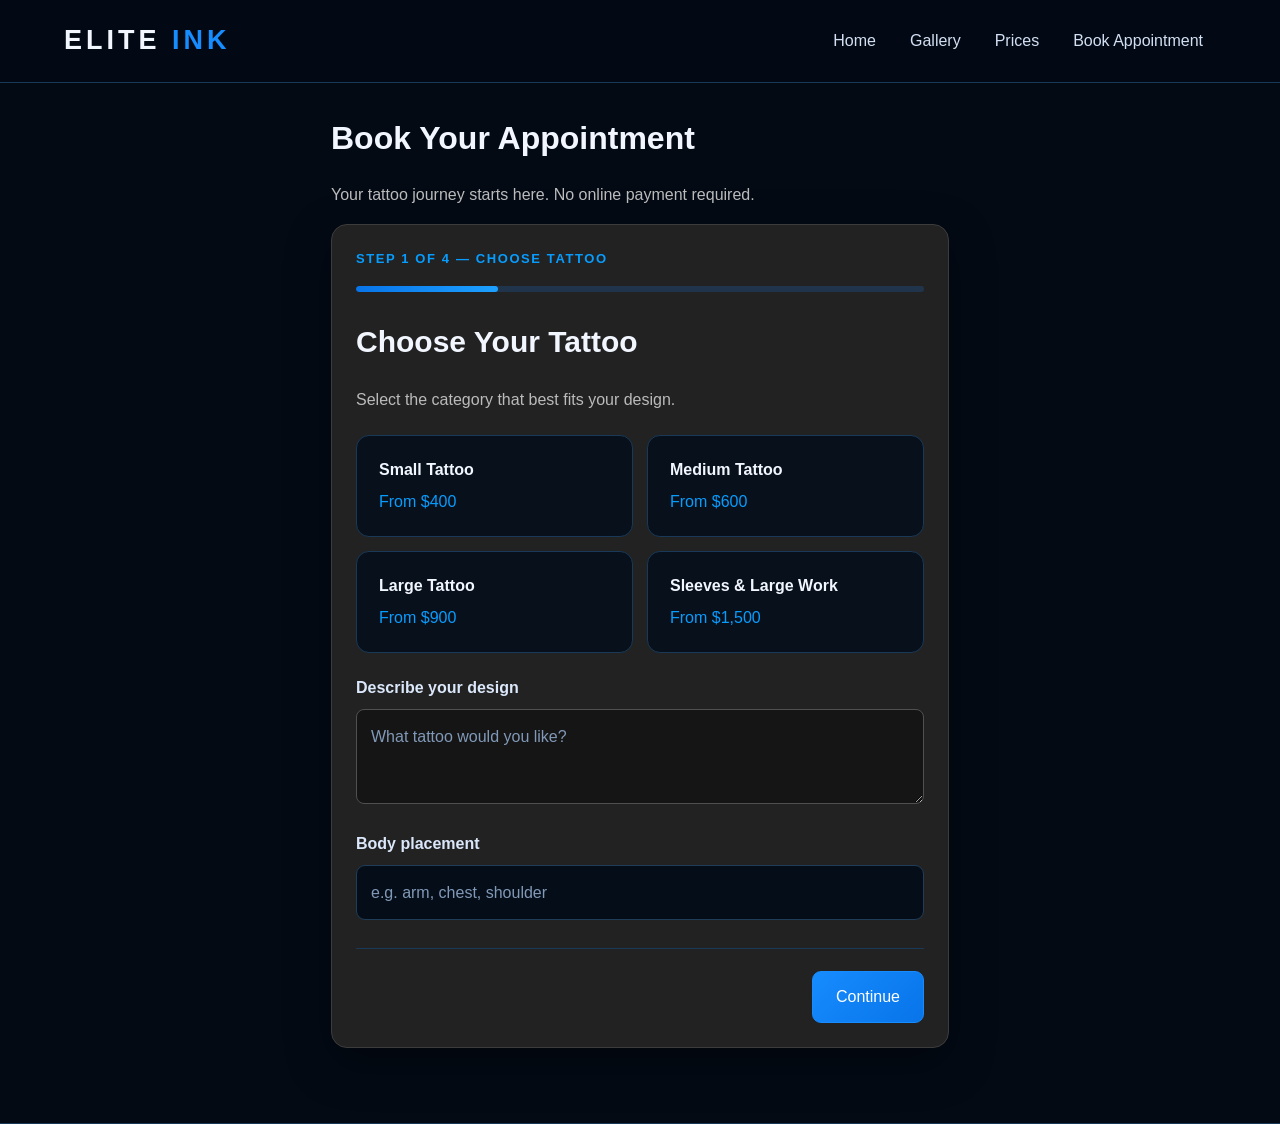
<file: Index.html>
<!DOCTYPE html><html lang="en">
<head>
<meta charset="UTF-8">
<meta name="viewport" content="width=device-width, initial-scale=1">
<title>Book an Appointment | Elite Ink</title>
<link rel="stylesheet" href="styles.css"><style>
* { box-sizing: border-box; }

body {
    background: #171819;
    color: #f5f5f5;
}

.booking-wrap {
    max-width: 650px;
    margin: 35px auto;
    padding: 0 16px 40px;
}

.booking-box {
    background: #222;
    border: 1px solid #3c3c3c;
    border-radius: 16px;
    padding: 24px;
}

h1, h2 { line-height: 1.3; }

.subtitle {
    color: #bbb;
    line-height: 1.7;
}

.step-label {
    color: #c6b49a;
    font-size: 13px;
    letter-spacing: 2px;
    text-transform: uppercase;
}

.progress {
    height: 5px;
    background: #444;
    border-radius: 5px;
    margin: 15px 0 28px;
    overflow: hidden;
}

#progressFill {
    height: 100%;
    width: 25%;
    background: #c6b49a;
    transition: width .2s;
}

.step { display: none; }
.step.active { display: block; }

.field { margin: 20px 0; }

.field label {
    display: block;
    margin-bottom: 8px;
}

.field input,
.field select,
.field textarea {
    width: 100%;
    padding: 14px;
    border-radius: 8px;
    border: 1px solid #505050;
    background: #151515;
    color: white;
    font: inherit;
}

.field textarea {
    min-height: 95px;
    resize: vertical;
}

.choices {
    display: grid;
    grid-template-columns: 1fr 1fr;
    gap: 12px;
    margin: 20px 0;
}

.choice {
    padding: 18px 12px;
    background: #181818;
    color: white;
    border: 1px solid #555;
    border-radius: 10px;
    text-align: left;
    cursor: pointer;
    font: inherit;
}

.choice.selected {
    border: 2px solid #c6b49a;
    background: #302a22;
}

.choice span {
    display: block;
    color: #c6b49a;
    margin-top: 8px;
}

.actions {
    display: flex;
    justify-content: space-between;
    gap: 12px;
    margin-top: 28px;
}

.actions button {
    min-height: 48px;
    padding: 12px 20px;
    border-radius: 8px;
    font: inherit;
    cursor: pointer;
}

#backBtn {
    background: transparent;
    color: white;
    border: 1px solid #666;
}

#nextBtn, #createBtn, #printBtn {
    background: #c6b49a;
    color: #171717;
    border: 1px solid #c6b49a;
}

.hidden { display: none !important; }

.note {
    color: #c6b49a;
    line-height: 1.7;
    font-size: 14px;
}

.review {
    background: #171717;
    padding: 16px;
    border-radius: 8px;
    line-height: 1.9;
    overflow-wrap: anywhere;
}

#receipt {
    background: white;
    color: #222;
    border-radius: 10px;
    padding: 24px;
    margin-top: 24px;
}

#receipt h2 { color: #222; }

.receipt-row {
    display: flex;
    justify-content: space-between;
    gap: 15px;
    border-bottom: 1px solid #ddd;
    padding: 11px 0;
}

.receipt-row span:last-child {
    text-align: right;
    overflow-wrap: anywhere;
}

.receipt-status {
    background: #f1eee8;
    padding: 15px;
    margin-top: 20px;
    line-height: 1.8;
}

@media (max-width: 450px) {
    .booking-box { padding: 18px; }
    .choices { grid-template-columns: 1fr; }
}

@media print {
    body { background: white !important; }
    body * { visibility: hidden !important; }

    #receipt, #receipt * {
        visibility: visible !important;
    }

    #receipt {
        display: block !important;
        position: absolute;
        left: 0;
        top: 0;
        width: 100%;
        margin: 0;
        border-radius: 0;
    }

    .no-print { display: none !important; }
}
</style></head><body></head>
<body><div id="elite-loader">
    <div class="elite-loader-logo">ELITE <span>INK</span></div>
    <div class="elite-loader-ring"></div>
    <div class="elite-loader-text">PREPARING YOUR EXPERIENCE</div>
</div><script>
(function () {
    var loader = document.getElementById("elite-loader");

    function hideLoader() {
        if (loader) {
            loader.classList.add("loader-hidden");
        }
    }

    window.addEventListener("load", function () {
        setTimeout(hideLoader, 700);
    });

    setTimeout(hideLoader, 4000);
})();
</script><header class="site-header no-print"><header class="site-header no-print">
    <div class="nav-wrap">
        <a class="brand" href="index.html">ELITE <span>INK</span></a>
        <nav class="navigation">
            <a href="index.html">Home</a>
            <a href="gallery.html">Gallery</a>
            <a href="prices.html">Prices</a>
            <a href="booking.html">Book Appointment</a>
        </nav>
    </div>
</header><main class="booking-wrap"><div id="bookingHeading" class="no-print">
    <h1>Book Your Appointment</h1>
    <p class="subtitle">Your tattoo journey starts here. No online payment required.</p>
</div>

<section class="booking-box no-print" id="bookingBox">

    <div class="step-label" id="stepLabel">STEP 1 OF 4 — CHOOSE TATTOO</div>
    <div class="progress"><div id="progressFill"></div></div>

    <form id="bookingForm" novalidate>

        <section class="step active">
            <h2>Choose Your Tattoo</h2>
            <p class="subtitle">Select the category that best fits your design.</p>

            <div class="choices">
                <button type="button" class="choice" data-service="Small Tattoo" data-price="From $400">
                    <strong>Small Tattoo</strong>
                    <span>From $400</span>
                </button>

                <button type="button" class="choice" data-service="Medium Tattoo" data-price="From $600">
                    <strong>Medium Tattoo</strong>
                    <span>From $600</span>
                </button>

                <button type="button" class="choice" data-service="Large Tattoo" data-price="From $900">
                    <strong>Large Tattoo</strong>
                    <span>From $900</span>
                </button>

                <button type="button" class="choice" data-service="Sleeve / Large-Scale Work" data-price="From $1,500">
                    <strong>Sleeves & Large Work</strong>
                    <span>From $1,500</span>
                </button>
            </div>

            <div class="field">
                <label for="design">Describe your design</label>
                <textarea id="design" placeholder="What tattoo would you like?"></textarea>
            </div>

            <div class="field">
                <label for="placement">Body placement</label>
                <input id="placement" placeholder="e.g. arm, chest, shoulder">
            </div>
        </section>

        <section class="step">
            <h2>Your Details</h2>

            <div class="field">
                <label for="customerName">Full name *</label>
                <input id="customerName" autocomplete="name" required>
            </div>

            <div class="field">
                <label for="phone">Phone number *</label>
                <input id="phone" type="tel" autocomplete="tel" required>
            </div>

            <div class="field">
                <label for="email">Email address (optional)</label>
                <input id="email" type="email" autocomplete="email">
            </div>
        </section>

        <section class="step">
            <h2>Choose Appointment Time</h2>

            <div class="field">
                <label for="date">Preferred date *</label>
                <input id="date" type="date" required>
            </div>

            <div class="field">
                <label for="time">Preferred time *</label>
                <select id="time" required>
                    <option value="">Choose a time</option>
                    <option>09:00 AM</option>
                    <option>10:00 AM</option>
                    <option>11:00 AM</option>
                    <option>12:00 PM</option>
                    <option>01:00 PM</option>
                    <option>02:00 PM</option>
                    <option>03:00 PM</option>
                    <option>04:00 PM</option>
                </select>
            </div>

            <p class="note">
                This is your preferred appointment time. It is not confirmed until the studio approves it.
            </p>
        </section>

        <section class="step">
            <h2>Review Your Booking</h2>
            <p class="subtitle">Check your information before creating your receipt.</p>

            <div class="review" id="review"></div>

            <p class="note">
                No online payment is required. Payment is cash at the studio.
                This demo creates a receipt in your browser but does not send your booking to the studio.
            </p>

            <div class="field">
                <label>
                    <input type="checkbox" id="agree" style="width:auto">
                    I have checked my details and understand that the appointment is pending confirmation.
                </label>
            </div>
        </section>

        <div class="actions">
            <button type="button" id="backBtn">Back</button>
            <button type="button" id="nextBtn">Continue</button>
            <button type="submit" id="createBtn" class="hidden">Create Receipt</button>
        </div>

    </form>
</section>

<section id="receipt" class="hidden">
    <h2>ELITE INK</h2>
    <p><strong>APPOINTMENT REQUEST RECEIPT</strong></p>
    <p>Receipt number: <strong id="receiptNo"></strong></p>

    <div id="receiptRows"></div>

    <div class="receipt-status">
        <strong>Appointment:</strong> Pending confirmation<br>
        <strong>Payment:</strong> Not paid<br>
        <strong>Payment method:</strong> Cash at studio
    </div>

    <p>Keep this receipt for your records. Your appointment is not confirmed until the studio approves it.</p>

    <div class="no-print">
        <button type="button" id="printBtn">Print / Save as PDF</button>
        <p><a href="index.html">Return to Home</a></p>
    </div>
</section>

</main><script>
(function () {
    var steps = Array.from(document.querySelectorAll(".step"));
    var current = 0;
    var service = "";
    var price = "";

    var label = document.getElementById("stepLabel");
    var progress = document.getElementById("progressFill");
    var back = document.getElementById("backBtn");
    var next = document.getElementById("nextBtn");
    var create = document.getElementById("createBtn");
    var form = document.getElementById("bookingForm");

    var names = [
        "CHOOSE TATTOO",
        "YOUR DETAILS",
        "APPOINTMENT",
        "REVIEW BOOKING"
    ];

    var dateInput = document.getElementById("date");
    var today = new Date();
    var todayString = new Date(
        today.getTime() - today.getTimezoneOffset() * 60000
    ).toISOString().slice(0, 10);

    dateInput.min = todayString;

    document.querySelectorAll(".choice").forEach(function (button) {
        button.addEventListener("click", function () {
            service = button.getAttribute("data-service");
            price = button.getAttribute("data-price");

            document.querySelectorAll(".choice").forEach(function (item) {
                item.classList.remove("selected");
            });

            button.classList.add("selected");
        });
    });

    function showStep(number) {
        current = number;

        steps.forEach(function (step, index) {
            step.classList.toggle("active", index === current);
        });

        label.textContent = "STEP " + (current + 1) + " OF 4 — " + names[current];
        progress.style.width = ((current + 1) * 25) + "%";

        back.style.visibility = current === 0 ? "hidden" : "visible";
        next.classList.toggle("hidden", current === 3);
        create.classList.toggle("hidden", current !== 3);

        if (current === 3) {
            buildReview();
        }
    }

    function validateStep() {
        if (current === 0 && !service) {
            alert("Please choose a tattoo category.");
            return false;
        }

        if (current === 1) {
            if (!document.getElementById("customerName").value.trim()) {
                alert("Please enter your full name.");
                return false;
            }

            if (!document.getElementById("phone").value.trim()) {
                alert("Please enter your phone number.");
                return false;
            }

            if (!document.getElementById("email").checkValidity()) {
                alert("Please enter a valid email address or leave it empty.");
                return false;
            }
        }

        if (current === 2) {
            if (!dateInput.value || !document.getElementById("time").value) {
                alert("Please select a preferred date and time.");
                return false;
            }

            if (dateInput.value < todayString) {
                alert("Please select today or a future date.");
                return false;
            }
        }

        return true;
    }

    function addRow(container, title, value) {
        var row = document.createElement("div");
        row.className = "receipt-row";

        var left = document.createElement("span");
        left.textContent = title;

        var right = document.createElement("span");
        right.textContent = value || "Not provided";

        row.appendChild(left);
        row.appendChild(right);
        container.appendChild(row);
    }

    function buildReview() {
        var review = document.getElementById("review");
        review.replaceChildren();

        addRow(review, "Tattoo", service);
        addRow(review, "Starting price", price);
        addRow(review, "Design", document.getElementById("design").value);
        addRow(review, "Placement", document.getElementById("placement").value);
        addRow(review, "Name", document.getElementById("customerName").value);
        addRow(review, "Phone", document.getElementById("phone").value);
        addRow(review, "Email", document.getElementById("email").value);
        addRow(review, "Date", dateInput.value);
        addRow(review, "Time", document.getElementById("time").value);
    }

    next.addEventListener("click", function () {
        if (!validateStep()) {
            return;
        }

        if (current < 3) {
            showStep(current + 1);
        }
    });

    back.addEventListener("click", function () {
        if (current > 0) {
            showStep(current - 1);
        }
    });

    form.addEventListener("submit", function (event) {
        event.preventDefault();

        if (!validateStep()) {
            return;
        }

        if (!document.getElementById("agree").checked) {
            alert("Please confirm that you have checked your details.");
            return;
        }

        document.getElementById("receiptNo").textContent =
            "EI-" + Date.now().toString().slice(-8);

        var rows = document.getElementById("receiptRows");
        rows.replaceChildren();

        addRow(rows, "Customer", document.getElementById("customerName").value);
        addRow(rows, "Phone", document.getElementById("phone").value);
        addRow(rows, "Email", document.getElementById("email").value);
        addRow(rows, "Tattoo", service);
        addRow(rows, "Starting price", price);
        addRow(rows, "Design", document.getElementById("design").value);
        addRow(rows, "Placement", document.getElementById("placement").value);
        addRow(rows, "Preferred date", dateInput.value);
        addRow(rows, "Preferred time", document.getElementById("time").value);

        document.getElementById("bookingHeading").classList.add("hidden");
        document.getElementById("bookingBox").classList.add("hidden");
        document.getElementById("receipt").classList.remove("hidden");

        window.scrollTo(0, 0);
    });

    document.getElementById("printBtn").addEventListener("click", function () {
        window.print();
    });

    // Preselect a category if the visitor came from the gallery.
    var requested = new URLSearchParams(window.location.search).get("service") || "";
    requested = requested.toLowerCase();

    document.querySelectorAll(".choice").forEach(function (button) {
        var name = button.getAttribute("data-service").toLowerCase();

        if (requested && name.indexOf(requested.split(" ")[0]) !== -1) {
            button.click();
        }
    });

    showStep(0);
})();
</script></body>
</html>
</file>
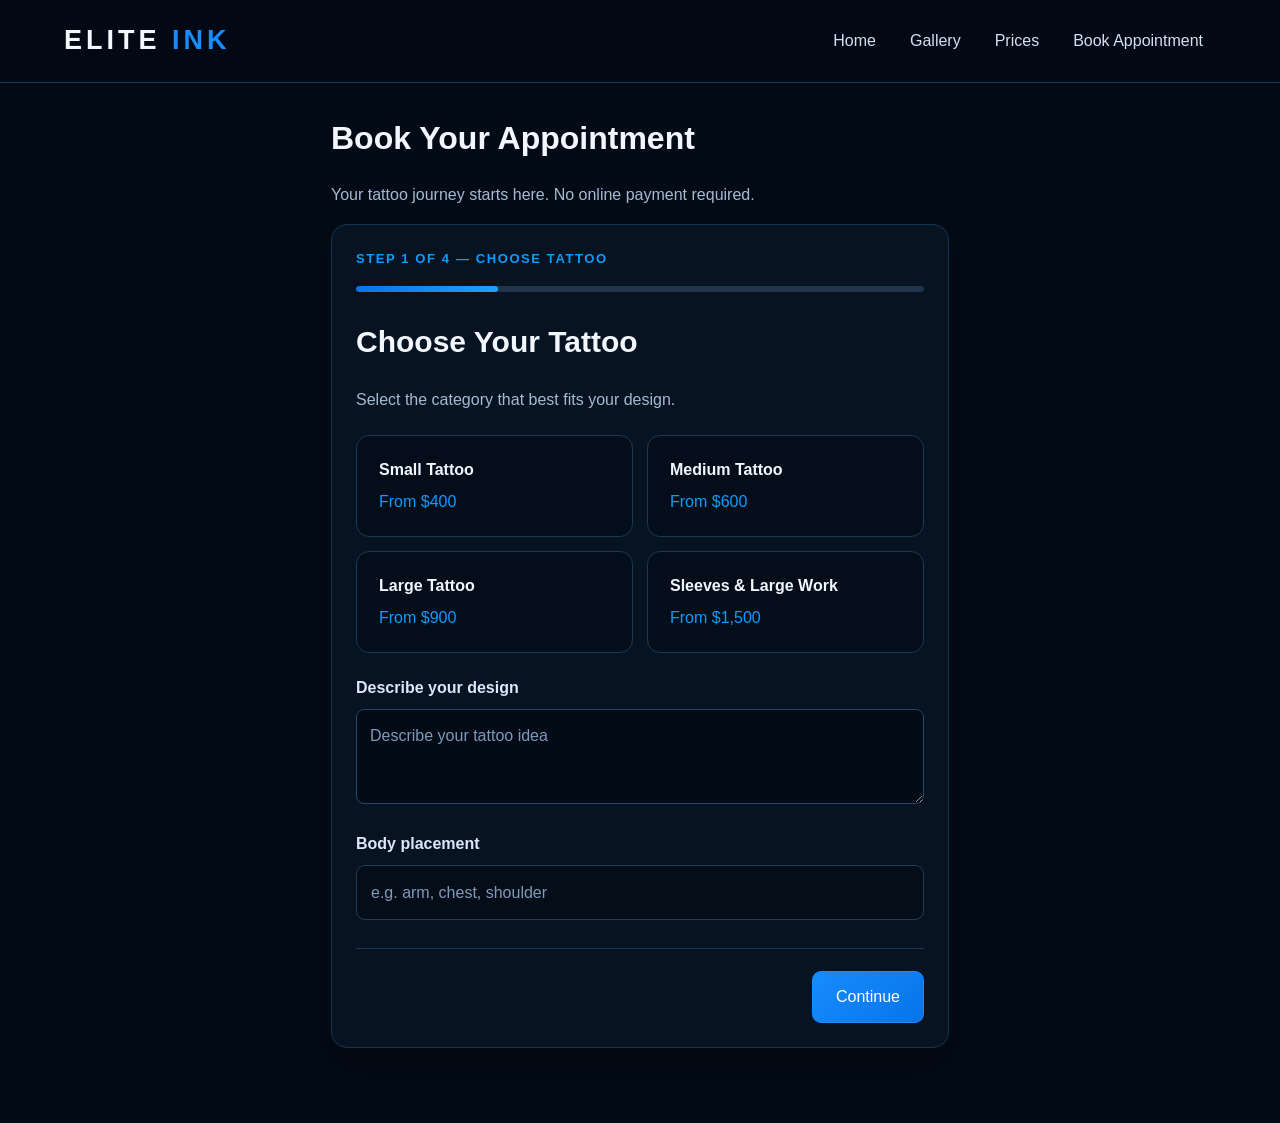
<file: booking.html>
<!DOCTYPE html><html lang="en">
<head>
<meta charset="UTF-8">
<meta name="viewport" content="width=device-width, initial-scale=1">
<title>Book an Appointment | Elite Ink</title>
<link rel="stylesheet" href="styles.css"><style>
* { box-sizing: border-box; }

body {
  margin: 0;
  background: #030b17;
  color: #f2f6ff;
  font-family: Arial, sans-serif;
}

.booking-wrap {
  max-width: 650px;
  margin: 35px auto;
  padding: 0 16px 40px;
}

.booking-box {
  background: #071321;
  border: 1px solid #153452;
  border-radius: 16px;
  padding: 24px;
}

h1, h2 { line-height: 1.3; }

.subtitle {
  color: #a6bad4;
  line-height: 1.7;
}

.step-label {
  color: #168cff;
  font-size: 12px;
  letter-spacing: 2px;
}

.progress {
  height: 5px;
  background: #183958;
  border-radius: 5px;
  margin: 15px 0 28px;
  overflow: hidden;
}

#progressFill {
  height: 100%;
  width: 25%;
  background: #168cff;
  transition: width .25s;
}

.step { display: none; }
.step.active { display: block; }

.field { margin: 20px 0; }

.field label {
  display: block;
  margin-bottom: 8px;
}

.field input,
.field select,
.field textarea {
  width: 100%;
  padding: 13px;
  border-radius: 8px;
  border: 1px solid #244665;
  background: #030b17;
  color: #f2f6ff;
  font: inherit;
}

.field textarea {
  min-height: 95px;
  resize: vertical;
}

.choices {
  display: grid;
  grid-template-columns: 1fr 1fr;
  gap: 12px;
  margin: 20px 0;
}

.choice {
  padding: 18px 12px;
  background: #030b17;
  color: #f2f6ff;
  border: 1px solid #244665;
  border-radius: 10px;
  text-align: left;
  cursor: pointer;
  font: inherit;
}

.choice.selected {
  border: 2px solid #168cff;
  background: #0b2037;
}

.choice span {
  display: block;
  color: #168cff;
  margin-top: 8px;
}

.actions {
  display: flex;
  justify-content: space-between;
  gap: 12px;
  margin-top: 28px;
}

.actions button {
  min-height: 46px;
  padding: 12px 20px;
  border-radius: 8px;
  font: inherit;
  cursor: pointer;
}

#backBtn {
  background: transparent;
  color: white;
  border: 1px solid #244665;
}

#nextBtn {
  background: #168cff;
  color: white;
  border: 1px solid #168cff;
}

.hidden { display: none !important; }

.note {
  color: #8fbde8;
  line-height: 1.7;
  font-size: 13px;
}

.review {
  background: #030b17;
  border: 1px solid #183958;
  padding: 16px;
  border-radius: 8px;
  line-height: 1.8;
  overflow-wrap: anywhere;
}

.review-row {
  display: flex;
  justify-content: space-between;
  gap: 12px;
  padding: 9px 0;
  border-bottom: 1px solid #183958;
}

.review-row span:last-child {
  text-align: right;
  overflow-wrap: anywhere;
}

@media (max-width: 450px) {
  .booking-box { padding: 18px; }
  .choices { grid-template-columns: 1fr; }
}

#elite-loader {
  position: fixed;
  inset: 0;
  z-index: 99999;
  display: flex;
  flex-direction: column;
  justify-content: center;
  align-items: center;
  gap: 22px;
  background: #030b17;
  transition: opacity .5s, visibility .5s;
}

#elite-loader.loader-hidden {
  opacity: 0;
  visibility: hidden;
  pointer-events: none;
}

.elite-loader-logo {
  color: #f2f6ff;
  font-size: 25px;
  font-weight: 800;
  letter-spacing: 6px;
}

.elite-loader-logo span { color: #168cff; }

.elite-loader-ring {
  width: 58px;
  height: 58px;
  border: 4px solid #183958;
  border-top-color: #168cff;
  border-right-color: #168cff;
  border-radius: 50%;
  animation: eliteSpin .8s linear infinite;
}

.elite-loader-text {
  color: #a6bad4;
  font-size: 12px;
  letter-spacing: 3px;
}

@keyframes eliteSpin {
  to { transform: rotate(360deg); }
}

@media (prefers-reduced-motion: reduce) {
  .elite-loader-ring { animation: none; }
}
</style></head><body><div id="elite-loader" role="status">
  <div class="elite-loader-logo">ELITE <span>INK</span></div>
  <div class="elite-loader-ring"></div>
  <div class="elite-loader-text">PREPARING YOUR EXPERIENCE</div>
</div><script>
(function () {
  const loader = document.getElementById("elite-loader");

  function hideLoader() {
    loader.classList.add("loader-hidden");
  }

  window.addEventListener("load", function () {
    setTimeout(hideLoader, 500);
  });

  setTimeout(hideLoader, 4000);
})();
</script><header class="site-header">
  <div class="nav-wrap">
    <a class="brand" href="index.html">ELITE <span>INK</span></a>
    <nav class="navigation">
      <a href="index.html">Home</a>
      <a href="gallery.html">Gallery</a>
      <a href="prices.html">Prices</a>
      <a href="booking.html">Book Appointment</a>
    </nav>
  </div>
</header><main class="booking-wrap">  <div id="bookingHeading">
    <h1>Book Your Appointment</h1>
    <p class="subtitle">
      Your tattoo journey starts here. No online payment required.
    </p>
  </div>  <section class="booking-box" id="bookingBox"><div class="step-label" id="stepLabel">
  STEP 1 OF 4 — CHOOSE TATTOO
</div>

<div class="progress">
  <div id="progressFill"></div>
</div>

<form id="bookingForm" novalidate>

  <!-- STEP 1 -->
  <section class="step active">
    <h2>Choose Your Tattoo</h2>
    <p class="subtitle">Select the category that best fits your design.</p>

    <div class="choices">
      <button type="button" class="choice"
        data-service="Small Tattoo" data-price="From $400">
        <strong>Small Tattoo</strong>
        <span>From $400</span>
      </button>

      <button type="button" class="choice"
        data-service="Medium Tattoo" data-price="From $600">
        <strong>Medium Tattoo</strong>
        <span>From $600</span>
      </button>

      <button type="button" class="choice"
        data-service="Large Tattoo" data-price="From $900">
        <strong>Large Tattoo</strong>
        <span>From $900</span>
      </button>

      <button type="button" class="choice"
        data-service="Sleeve / Large-Scale Work" data-price="From $1,500">
        <strong>Sleeves & Large Work</strong>
        <span>From $1,500</span>
      </button>
    </div>

    <div class="field">
      <label for="design">Describe your design</label>
      <textarea id="design" placeholder="Describe your tattoo idea"></textarea>
    </div>

    <div class="field">
      <label for="placement">Body placement</label>
      <input id="placement" placeholder="e.g. arm, chest, shoulder">
    </div>
  </section>

  <!-- STEP 2 -->
  <section class="step">
    <h2>Your Details</h2>

    <div class="field">
      <label for="customerName">Full name *</label>
      <input id="customerName" autocomplete="name">
    </div>

    <div class="field">
      <label for="phone">Phone number *</label>
      <input id="phone" type="tel" autocomplete="tel">
    </div>

    <div class="field">
      <label for="email">Email address (optional)</label>
      <input id="email" type="email" autocomplete="email">
    </div>
  </section>

  <!-- STEP 3 -->
  <section class="step">
    <h2>Choose Appointment Time</h2>

    <div class="field">
      <label for="date">Preferred date *</label>
      <input id="date" type="date">
    </div>

    <div class="field">
      <label for="time">Preferred time *</label>
      <select id="time">
        <option value="">Choose a time</option>
        <option>09:00 AM</option>
        <option>10:00 AM</option>
        <option>11:00 AM</option>
        <option>12:00 PM</option>
        <option>01:00 PM</option>
        <option>02:00 PM</option>
        <option>03:00 PM</option>
        <option>04:00 PM</option>
      </select>
    </div>

    <p class="note">
      Your selected time is a request. The studio must approve it before
      your appointment is confirmed.
    </p>
  </section>

  <!-- STEP 4 -->
  <section class="step">
    <h2>Review Your Booking</h2>
    <p class="subtitle">Check your information before continuing.</p>

    <div class="review" id="review"></div>

    <p class="note">
      You will continue to the Details page before your receipt is created.
      No online payment is required. Payment is cash at the studio.
    </p>

    <label class="note" style="display:block;margin-top:18px">
      <input type="checkbox" id="agree" style="width:auto">
      I have checked my information and understand that my appointment
      is pending confirmation.
    </label>
  </section>

  <div class="actions">
    <button type="button" id="backBtn">Back</button>
    <button type="button" id="nextBtn">Continue</button>
  </div>

</form>

  </section>
</main><script>
(function () {
  const steps = Array.from(document.querySelectorAll(".step"));
  const form = document.getElementById("bookingForm");
  const backBtn = document.getElementById("backBtn");
  const nextBtn = document.getElementById("nextBtn");
  const progressFill = document.getElementById("progressFill");
  const stepLabel = document.getElementById("stepLabel");

  let currentStep = 0;
  let service = "";
  let price = "";

  const stepNames = [
    "CHOOSE TATTOO",
    "YOUR DETAILS",
    "APPOINTMENT",
    "REVIEW BOOKING"
  ];

  const dateInput = document.getElementById("date");
  const now = new Date();
  const today = new Date(now.getTime() - now.getTimezoneOffset() * 60000)
    .toISOString().slice(0, 10);

  dateInput.min = today;

  document.querySelectorAll(".choice").forEach(function (button) {
    button.addEventListener("click", function () {
      service = button.dataset.service;
      price = button.dataset.price;

      document.querySelectorAll(".choice").forEach(function (item) {
        item.classList.remove("selected");
      });

      button.classList.add("selected");
    });
  });

  function addRow(container, title, value) {
    const row = document.createElement("div");
    row.className = "review-row";

    const left = document.createElement("span");
    left.textContent = title;

    const right = document.createElement("span");
    right.textContent = value || "Not provided";

    row.append(left, right);
    container.appendChild(row);
  }

  function buildReview() {
    const review = document.getElementById("review");
    review.replaceChildren();

    addRow(review, "Tattoo", service);
    addRow(review, "Starting price", price);
    addRow(review, "Design", document.getElementById("design").value);
    addRow(review, "Placement", document.getElementById("placement").value);
    addRow(review, "Full name", document.getElementById("customerName").value);
    addRow(review, "Phone", document.getElementById("phone").value);
    addRow(review, "Email", document.getElementById("email").value);
    addRow(review, "Preferred date", dateInput.value);
    addRow(review, "Preferred time", document.getElementById("time").value);
  }

  function showStep(index) {
    currentStep = index;

    steps.forEach(function (step, i) {
      step.classList.toggle("active", i === index);
    });

    stepLabel.textContent =
      "STEP " + (index + 1) + " OF 4 — " + stepNames[index];

    progressFill.style.width = ((index + 1) * 25) + "%";
    backBtn.style.visibility = index === 0 ? "hidden" : "visible";

    if (index === 3) {
      buildReview();
      nextBtn.textContent = "Continue to Details";
    } else {
      nextBtn.textContent = "Continue";
    }
  }

  function validateCurrentStep() {
    if (currentStep === 0 && !service) {
      alert("Please choose a tattoo category.");
      return false;
    }

    if (currentStep === 1) {
      if (!document.getElementById("customerName").value.trim()) {
        alert("Please enter your full name.");
        return false;
      }

      if (!document.getElementById("phone").value.trim()) {
        alert("Please enter your phone number.");
        return false;
      }

      const email = document.getElementById("email");

      if (email.value.trim() && !email.checkValidity()) {
        alert("Please enter a valid email address.");
        return false;
      }
    }

    if (currentStep === 2) {
      if (!dateInput.value || !document.getElementById("time").value) {
        alert("Please select a preferred date and time.");
        return false;
      }

      if (dateInput.value < today) {
        alert("Please select today or a future date.");
        return false;
      }
    }

    if (currentStep === 3 && !document.getElementById("agree").checked) {
      alert("Please confirm that you have checked your information.");
      return false;
    }

    return true;
  }

  nextBtn.addEventListener("click", function () {
    if (!validateCurrentStep()) return;

    if (currentStep < 3) {
      showStep(currentStep + 1);
      return;
    }

    // Save the booking details for the next page.
    const booking = {
      service: service,
      price: price,
      design: document.getElementById("design").value,
      placement: document.getElementById("placement").value,
      name: document.getElementById("customerName").value.trim(),
      phone: document.getElementById("phone").value.trim(),
      email: document.getElementById("email").value.trim(),
      date: dateInput.value,
      time: document.getElementById("time").value,
      status: "Pending confirmation",
      payment: "Cash at studio",
      receiptNo: "EI-" + Date.now().toString().slice(-8)
    };

    try {
      sessionStorage.setItem("eliteInkBooking", JSON.stringify(booking));
      window.location.href = "details.html";
    } catch (error) {
      alert("Your browser could not save this booking. Please try opening the website in your browser.");
    }
  });

  backBtn.addEventListener("click", function () {
    if (currentStep > 0) {
      showStep(currentStep - 1);
    }
  });

  // Optional category preselection from another page.
  const requested = new URLSearchParams(window.location.search).get("service") || "";

  document.querySelectorAll(".choice").forEach(function (button) {
    if (requested && button.dataset.service.toLowerCase().includes(requested.toLowerCase())) {
      button.click();
    }
  });

  showStep(0);
})();
</script></body>
</html>
</file>
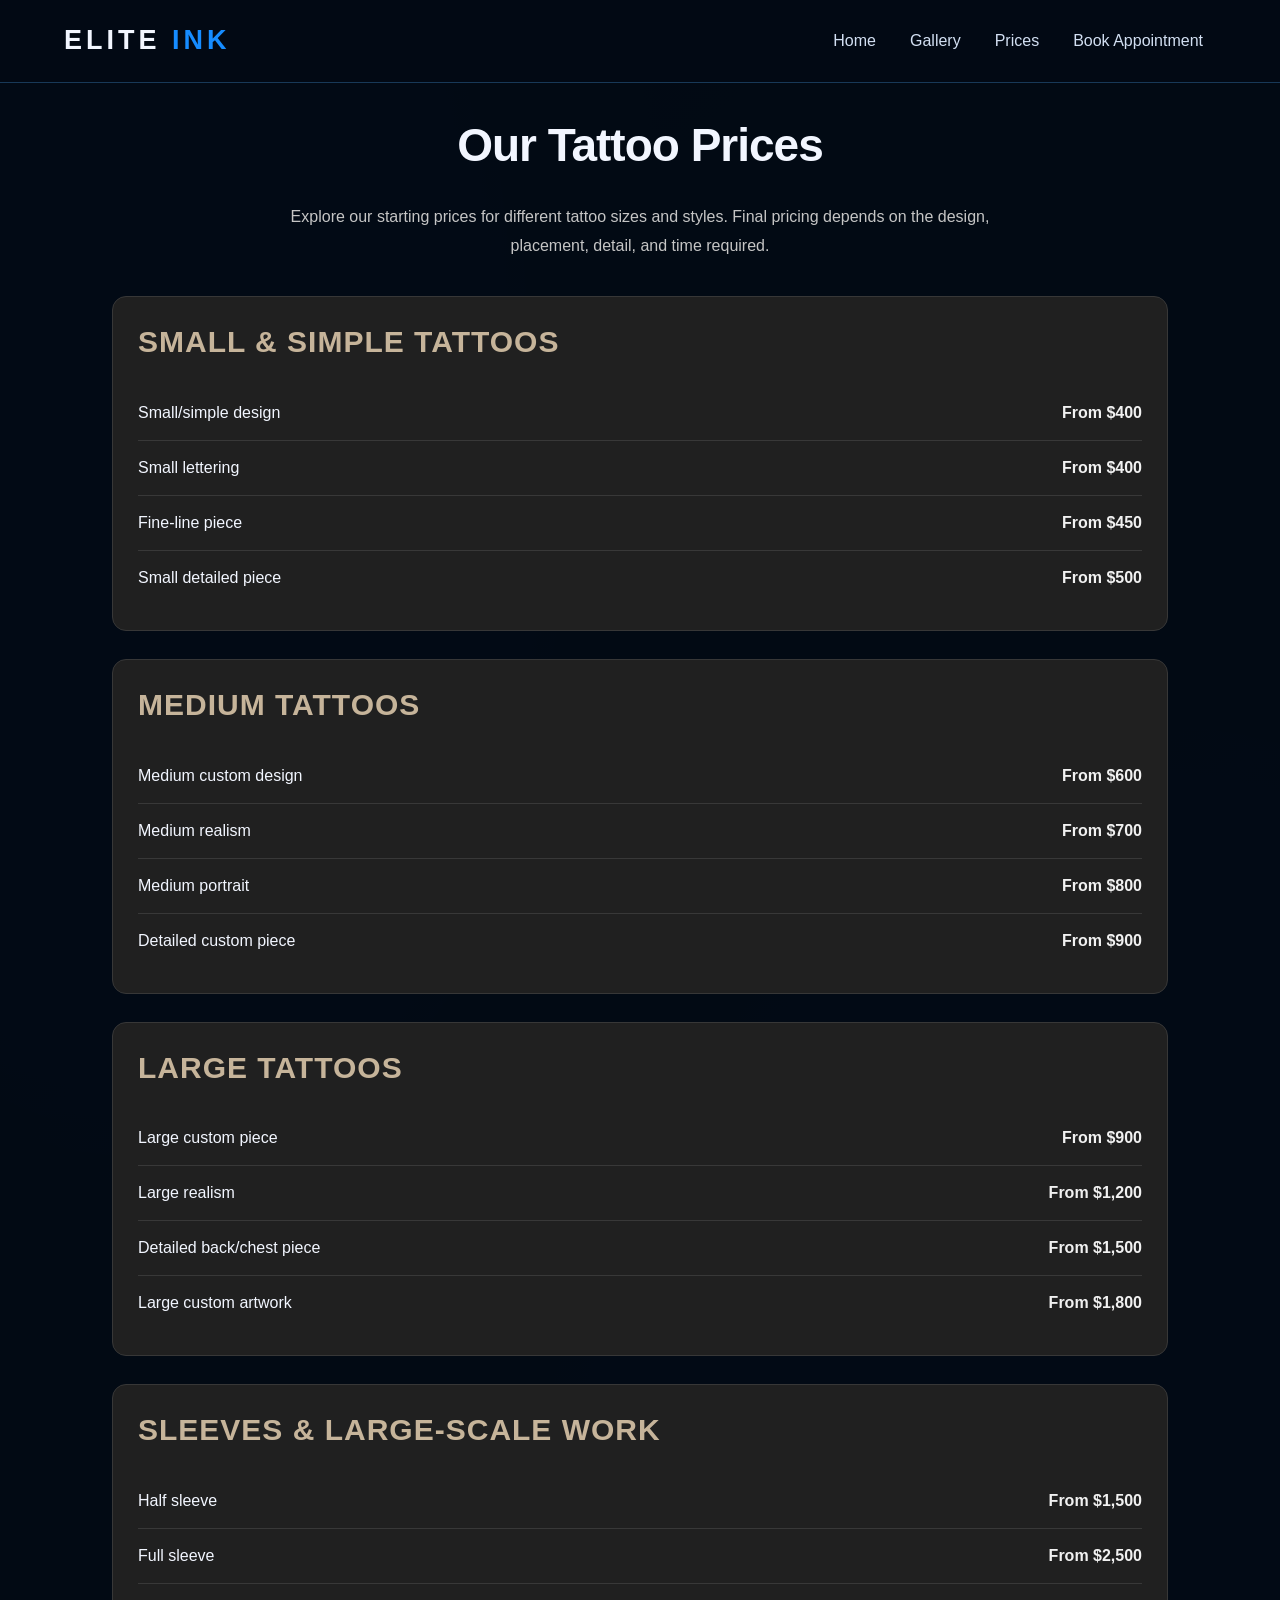
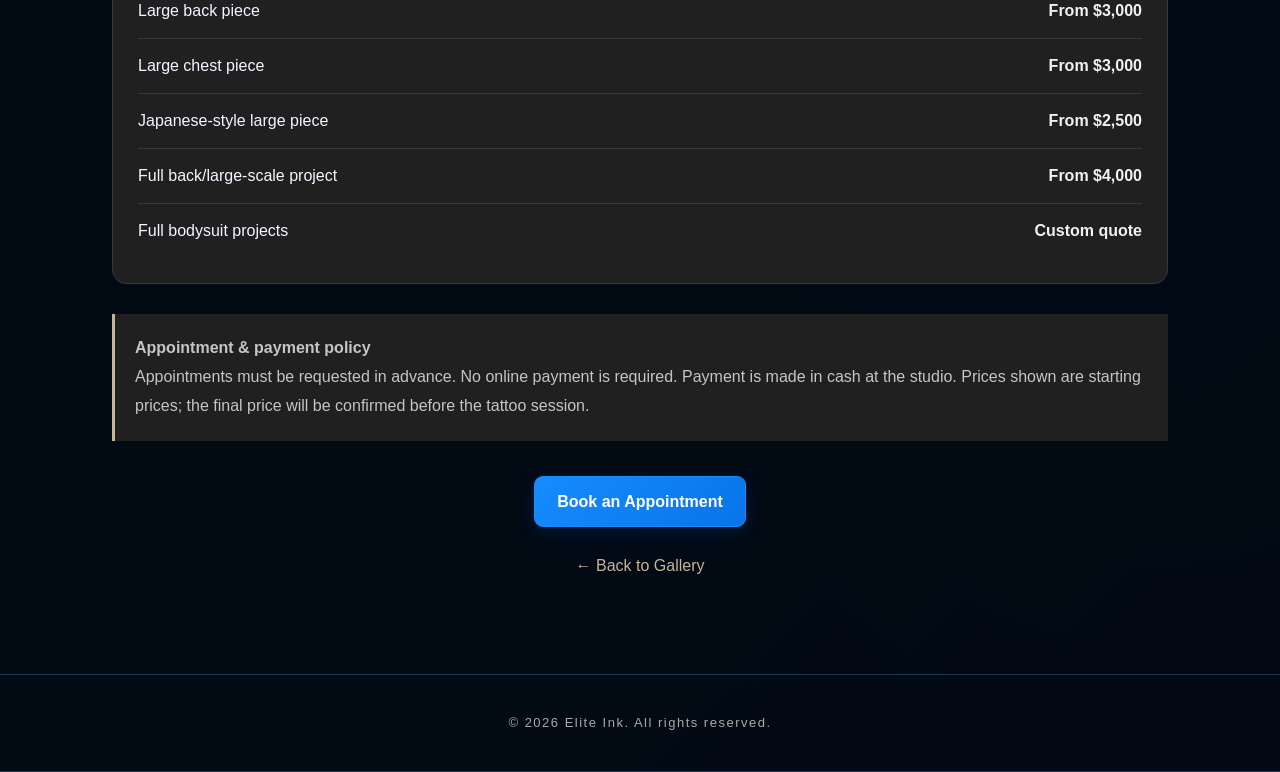
<file: prices.html>
<!DOCTYPE html><html lang="en">
<head>
    <meta charset="UTF-8">
    <meta name="viewport" content="width=device-width, initial-scale=1.0">
    <title>Tattoo Prices | Elite Ink</title>
    <link rel="stylesheet" href="styles.css">
    <style>
        .price-intro {
            max-width: 720px;
            margin: 0 auto 35px;
            text-align: center;
            color: #c5c5c5;
            line-height: 1.8;
        }    .price-category {
        margin-bottom: 28px;
        padding: 25px;
        background: #202020;
        border: 1px solid #373737;
        border-radius: 14px;
    }

    .price-category h2 {
        margin-top: 0;
        color: #c6b49a;
        letter-spacing: 1px;
    }

    .price-list {
        list-style: none;
        padding: 0;
        margin: 0;
    }

    .price-list li {
        display: flex;
        justify-content: space-between;
        gap: 18px;
        padding: 15px 0;
        border-bottom: 1px solid #383838;
        line-height: 1.5;
    }

    .price-list li:last-child {
        border-bottom: none;
    }

    .price-list strong {
        color: #f1f1f1;
        white-space: nowrap;
    }

    .price-note {
        padding: 20px;
        border-left: 3px solid #c6b49a;
        background: #202020;
        color: #c5c5c5;
        line-height: 1.8;
        margin-top: 30px;
    }

    .price-actions {
        text-align: center;
        margin: 35px 0;
    }

    @media (max-width: 480px) {
        .price-category {
            padding: 17px;
        }

        .price-list li {
            gap: 10px;
            font-size: 14px;
        }

        .price-list strong {
            font-size: 13px;
        }
    }
</style>

</head>
<body></head>
<body><div id="elite-loader">
    <div class="elite-loader-logo">ELITE <span>INK</span></div>
    <div class="elite-loader-ring"></div>
    <div class="elite-loader-text">PREPARING YOUR EXPERIENCE</div>
</div><script>
(function () {
    var loader = document.getElementById("elite-loader");

    function hideLoader() {
        if (loader) {
            loader.classList.add("loader-hidden");
        }
    }

    window.addEventListener("load", function () {
        setTimeout(hideLoader, 700);
    });

    setTimeout(hideLoader, 4000);
})();
</script><header class="site-header no-print"><header class="site-header">
    <div class="nav-wrap">
        <a class="brand" href="index.html">ELITE <span>INK</span></a>
        <nav class="navigation">
            <a href="index.html">Home</a>
            <a href="gallery.html">Gallery</a>
            <a href="prices.html">Prices</a>
            <a href="booking.html">Book Appointment</a>
        </nav>
    </div>
</header><main class="container"><div class="page-heading">
    <h1>Our Tattoo Prices</h1>
</div>

<p class="price-intro">
    Explore our starting prices for different tattoo sizes and styles.
    Final pricing depends on the design, placement, detail, and time required.
</p>

<section class="price-category">
    <h2>SMALL & SIMPLE TATTOOS</h2>
    <ul class="price-list">
        <li><span>Small/simple design</span><strong>From $400</strong></li>
        <li><span>Small lettering</span><strong>From $400</strong></li>
        <li><span>Fine-line piece</span><strong>From $450</strong></li>
        <li><span>Small detailed piece</span><strong>From $500</strong></li>
    </ul>
</section>

<section class="price-category">
    <h2>MEDIUM TATTOOS</h2>
    <ul class="price-list">
        <li><span>Medium custom design</span><strong>From $600</strong></li>
        <li><span>Medium realism</span><strong>From $700</strong></li>
        <li><span>Medium portrait</span><strong>From $800</strong></li>
        <li><span>Detailed custom piece</span><strong>From $900</strong></li>
    </ul>
</section>

<section class="price-category">
    <h2>LARGE TATTOOS</h2>
    <ul class="price-list">
        <li><span>Large custom piece</span><strong>From $900</strong></li>
        <li><span>Large realism</span><strong>From $1,200</strong></li>
        <li><span>Detailed back/chest piece</span><strong>From $1,500</strong></li>
        <li><span>Large custom artwork</span><strong>From $1,800</strong></li>
    </ul>
</section>

<section class="price-category">
    <h2>SLEEVES & LARGE-SCALE WORK</h2>
    <ul class="price-list">
        <li><span>Half sleeve</span><strong>From $1,500</strong></li>
        <li><span>Full sleeve</span><strong>From $2,500</strong></li>
        <li><span>Large back piece</span><strong>From $3,000</strong></li>
        <li><span>Large chest piece</span><strong>From $3,000</strong></li>
        <li><span>Japanese-style large piece</span><strong>From $2,500</strong></li>
        <li><span>Full back/large-scale project</span><strong>From $4,000</strong></li>
        <li><span>Full bodysuit projects</span><strong>Custom quote</strong></li>
    </ul>
</section>

<div class="price-note">
    <strong>Appointment & payment policy</strong><br>
    Appointments must be requested in advance. No online payment is required.
    Payment is made in cash at the studio. Prices shown are starting prices;
    the final price will be confirmed before the tattoo session.
</div>

<div class="price-actions">
    <a class="button" href="booking.html">Book an Appointment</a>
    <br><br>
    <a href="gallery.html" style="color:#c6b49a;">← Back to Gallery</a>
</div>

</main><footer style="text-align:center; padding:25px; color:#aaa;">
    <p>&copy; 2026 Elite Ink. All rights reserved.</p>
</footer></body>
</html>
</file>
<file: styles.css>
/* ========================================
ELITE INK — BLUE & BLACK WEBSITE DESIGN
======================================== */

:root {
--bg: #050d18;
--bg-deep: #020813;
--panel: #071321;
--panel-light: #0a1a2c;
--blue: #168cff;
--blue-bright: #079dff;
--blue-dark: #075fc4;
--text: #f2f6ff;
--muted: #a6bad4;
--border: #183958;
--border-bright: #087fe0;
--success: #35d49a;
--shadow: 0 15px 45px rgba(0, 0, 0, 0.35);
}

/* Reset */

* {
  box-sizing: border-box;
  }

html {
scroll-behavior: smooth;
}

body {
margin: 0;
min-height: 100vh;
background:
radial-gradient(ellipse at 10% 15%, rgba(0, 110, 255, 0.17), transparent 35%),
radial-gradient(ellipse at 90% 65%, rgba(0, 80, 220, 0.15), transparent 38%),
linear-gradient(135deg, #020813, #071426 55%, #020813);
color: var(--text);
font-family: Arial, Helvetica, sans-serif;
font-size: 16px;
line-height: 1.6;
}

img {
display: block;
max-width: 100%;
height: auto;
}

a {
color: var(--blue-bright);
text-decoration: none;
}

a:hover {
color: #72c0ff;
}

button,
input,
select,
textarea {
font: inherit;
}

button {
cursor: pointer;
}

/* Header and navigation */
.site-header {
position: relative;
z-index: 10;
width: 100%;
background: rgba(3, 10, 20, 0.96);
border-bottom: 1px solid var(--border);
}

.nav-wrap {
width: min(1200px, 100%);
min-height: 82px;
margin: 0 auto;
padding: 16px 24px;
display: flex;
justify-content: space-between;
align-items: center;
flex-wrap: wrap;
gap: 18px;
}

.brand {
color: var(--text);
font-size: 27px;
font-weight: 800;
letter-spacing: 4px;
line-height: 1.3;
}

.brand span {
color: var(--blue);
}

.navigation {
display: flex;
align-items: center;
justify-content: center;
flex-wrap: wrap;
gap: 8px;
}

.navigation a {
display: inline-block;
padding: 10px 13px;
color: #d3e0f3;
border-radius: 6px;
transition: color 0.2s, background 0.2s;
}

.navigation a:hover,
.navigation a:focus {
color: var(--blue-bright);
background: rgba(22, 140, 255, 0.09);
}

/* Main containers */
.container {
width: min(1100px, 100%);
margin: 0 auto;
padding: 35px 22px 60px;
}

.booking-wrap {
width: min(880px, 100%);
margin: 35px auto;
padding: 0 16px 45px;
}

.page-heading {
margin: 0 auto 30px;
text-align: center;
}

.page-heading h1,
.booking-heading h1 {
margin: 0 0 12px;
font-size: clamp(30px, 6vw, 46px);
line-height: 1.2;
letter-spacing: -1px;
}

.page-heading p,
.booking-heading p {
color: var(--muted);
line-height: 1.8;
}

h1,
h2,
h3,
h4 {
color: var(--text);
line-height: 1.3;
}

h2 {
font-size: clamp(23px, 4vw, 30px);
}

p {
overflow-wrap: anywhere;
}

/* Panels and cards */
.card,
.panel,
.form-panel,
.booking-box {
min-width: 0;
background: rgba(5, 17, 31, 0.93);
border: 1px solid var(--border);
border-radius: 16px;
box-shadow: var(--shadow);
}

.card,
.panel {
padding: 22px;
}

.form-panel,
.booking-box {
padding: 25px;
}

.gallery-grid,
.price-grid {
display: grid;
grid-template-columns: repeat(2, minmax(0, 1fr));
gap: 20px;
}

.gallery-card,
.price-card {
min-width: 0;
overflow: hidden;
background: rgba(5, 17, 31, 0.94);
border: 1px solid var(--border);
border-radius: 13px;
transition: border-color 0.2s, transform 0.2s;
}

.gallery-card:hover,
.price-card:hover {
border-color: var(--blue);
transform: translateY(-3px);
}

.gallery-card img {
width: 100%;
aspect-ratio: 4 / 3;
object-fit: cover;
}

.gallery-card-content,
.price-card-content {
padding: 20px;
}

.gallery-card h3,
.price-card h3 {
margin-top: 0;
}

.price {
color: var(--blue-bright);
font-weight: 700;
font-size: 20px;
}

/* Buttons */
.button,
button.button {
display: inline-flex;
justify-content: center;
align-items: center;
gap: 8px;
min-height: 46px;
padding: 12px 22px;
background: linear-gradient(135deg, #168cff, #0874e9);
border: 1px solid #168cff;
border-radius: 9px;
color: #fff;
font-weight: 700;
text-align: center;
box-shadow: 0 5px 18px rgba(0, 115, 255, 0.16);
transition: transform 0.2s, box-shadow 0.2s, background 0.2s;
}

.button:hover,
button.button:hover {
color: #fff;
background: linear-gradient(135deg, #39a4ff, #168cff);
box-shadow: 0 7px 25px rgba(0, 115, 255, 0.28);
transform: translateY(-1px);
}

.button-secondary {
background: transparent;
color: var(--text);
border: 1px solid var(--border);
box-shadow: none;
}

.button-secondary:hover {
background: rgba(22, 140, 255, 0.08);
border-color: var(--blue);
}

/* Forms */
.field {
margin: 20px 0;
}

.field label {
display: block;
margin-bottom: 8px;
color: #dbe8fb;
font-weight: 600;
}

.field input:not([type="checkbox"]),
.field select,
.field textarea,
input[type="text"],
input[type="email"],
input[type="tel"],
input[type="date"],
select,
textarea {
width: 100%;
max-width: 100%;
min-width: 0;
padding: 14px;
color: var(--text);
background: #050d18;
border: 1px solid #203c59;
border-radius: 9px;
outline: none;
}

.field textarea,
textarea {
min-height: 110px;
resize: vertical;
}

.field input:focus,
.field select:focus,
.field textarea:focus,
input:focus,
select:focus,
textarea:focus {
border-color: var(--blue);
box-shadow: 0 0 0 3px rgba(22, 140, 255, 0.12);
}

input::placeholder,
textarea::placeholder {
color: #8199b8;
opacity: 1;
}

input[type="date"] {
color-scheme: dark;
}

/* Booking progress */
.steps {
display: flex;
justify-content: space-between;
flex-wrap: wrap;
gap: 10px;
margin: 20px 0;
}

.step-item {
color: var(--muted);
font-size: 14px;
}

.step-item.active {
color: var(--blue-bright);
font-weight: 700;
}

/* Booking page cards */
.booking-heading {
margin-bottom: 25px;
}

.booking-box .step-label {
color: var(--blue-bright);
font-size: 13px;
font-weight: 700;
letter-spacing: 1.6px;
}

.booking-box .progress {
height: 6px;
margin: 16px 0 30px;
background: #20344b;
border-radius: 99px;
overflow: hidden;
}

.booking-box #progressFill {
height: 100%;
background: linear-gradient(90deg, #0874e9, #1da1ff);
border-radius: inherit;
}

.booking-box .step {
display: none;
}

.booking-box .step.active {
display: block;
}

.booking-box .choices {
display: grid;
grid-template-columns: repeat(2, minmax(0, 1fr));
gap: 14px;
margin: 22px 0;
}

.booking-box .choice {
display: block;
width: 100%;
min-width: 0;
padding: 22px;
background: rgba(4, 14, 27, 0.88);
color: var(--text);
border: 1px solid var(--border);
border-radius: 13px;
text-align: left;
overflow-wrap: anywhere;
transition: border-color 0.2s, background 0.2s;
}

.booking-box .choice strong {
display: block;
color: var(--text);
line-height: 1.5;
}

.booking-box .choice span {
display: block;
width: auto;
height: auto;
margin-top: 8px;
padding: 0;
background: transparent;
border-radius: 0;
color: var(--blue-bright);
text-align: left;
line-height: 1.5;
}

.booking-box .choice:hover {
border-color: var(--blue);
}

.booking-box .choice.selected {
border: 2px solid var(--blue-bright);
background: rgba(0, 107, 255, 0.10);
box-shadow: 0 0 18px rgba(22, 140, 255, 0.08);
}

/* Review rows */
.review {
width: 100%;
min-width: 0;
padding: 16px;
background: #06111f;
border: 1px solid var(--border);
border-radius: 10px;
overflow-wrap: anywhere;
}

.review-row {
display: grid;
grid-template-columns: minmax(0, 1fr) minmax(0, 1.4fr);
align-items: start;
gap: 12px;
padding: 13px 0;
border-bottom: 1px solid var(--border);
line-height: 1.6;
}

.review-row:last-child {
border-bottom: none;
}

.review-label {
color: var(--blue-bright);
}

.review-value {
color: var(--text);
text-align: right;
overflow-wrap: anywhere;
word-break: break-word;
}

/* Receipt */
.receipt,
#receipt {
width: 100%;
min-width: 0;
padding: 24px;
color: #eaf2ff;
background: #071321;
border: 1px solid var(--border);
border-radius: 12px;
overflow-wrap: anywhere;
}

.receipt h2,
#receipt h2 {
color: var(--blue-bright);
}

.receipt-row,
#receiptRows .receipt-row {
display: grid;
grid-template-columns: minmax(0, 1fr) minmax(0, 1.4fr);
gap: 12px;
padding: 12px 0;
border-bottom: 1px solid var(--border);
line-height: 1.6;
}

.receipt-label {
color: var(--muted);
}

.receipt-value {
color: var(--text);
text-align: right;
overflow-wrap: anywhere;
word-break: break-word;
}

.receipt-status {
margin-top: 20px;
padding: 15px;
background: rgba(22, 140, 255, 0.09);
border: 1px solid var(--border);
border-radius: 9px;
line-height: 1.8;
}

/* Booking navigation */
.booking-box .actions {
display: flex;
justify-content: space-between;
align-items: center;
flex-wrap: wrap;
gap: 12px;
margin-top: 28px;
padding-top: 22px;
border-top: 1px solid var(--border);
}

.booking-box .actions button {
min-height: 48px;
padding: 12px 23px;
border-radius: 9px;
}

.booking-box #backBtn {
color: #dbe8fb;
background: transparent;
border: 1px solid var(--border);
}

.booking-box #backBtn:hover {
border-color: var(--blue);
background: rgba(22, 140, 255, 0.07);
}

.booking-box #nextBtn,
.booking-box #createBtn {
color: #fff;
background: linear-gradient(135deg, #168cff, #0874e9);
border: 1px solid var(--blue);
}

.hidden {
display: none !important;
}

.muted,
.notice {
color: var(--muted);
}

.notice {
font-size: 14px;
line-height: 1.8;
}

.checkbox-label {
display: flex !important;
align-items: flex-start;
gap: 10px;
}

.checkbox-label input {
flex-shrink: 0;
margin-top: 5px;
accent-color: var(--blue);
}

/* Hero section */
.hero {
min-height: 65vh;
display: flex;
align-items: center;
padding: 55px 0;
}

.hero-content {
width: min(1100px, 100%);
margin: 0 auto;
padding: 30px 22px;
}

.hero h1 {
max-width: 760px;
font-size: clamp(36px, 7vw, 66px);
line-height: 1.1;
letter-spacing: -1.5px;
}

.hero h1 span {
color: var(--blue-bright);
}

.hero p {
max-width: 650px;
color: var(--muted);
font-size: 18px;
line-height: 1.8;
}

/* Footer */
footer {
padding: 30px 20px;
color: var(--muted);
text-align: center;
border-top: 1px solid var(--border);
font-size: 13px;
letter-spacing: 1.5px;
}

footer a {
color: var(--blue-bright);
}

/* Mobile layout */
@media (max-width: 650px) {
.nav-wrap {
justify-content: center;
padding: 17px 14px;
}

.brand {
    width: 100%;
    text-align: center;
}

.navigation {
    width: 100%;
    gap: 2px;
}

.navigation a {
    padding: 8px 9px;
    font-size: 14px;
}

.container {
    padding: 25px 15px 45px;
}

.booking-wrap {
    margin-top: 25px;
    padding: 0 12px 35px;
}

.form-panel,
.booking-box {
    padding: 18px;
}

.gallery-grid,
.price-grid,
.booking-box .choices {
    grid-template-columns: 1fr;
}

.booking-box .choice {
    padding: 18px;
}

.review,
.receipt,
#receipt {
    padding: 13px;
}

.review-row,
.receipt-row,
#receiptRows .receipt-row {
    grid-template-columns: minmax(0, 1fr) minmax(0, 1.2fr);
    gap: 8px;
    font-size: 14px;
}

.booking-box .actions {
    gap: 10px;
}

.booking-box .actions button {
    padding: 11px 16px;
}

.hero {
    min-height: auto;
    padding: 35px 0;
}

}

/* Small phones */
@media (max-width: 360px) {
.navigation a {
padding: 7px;
font-size: 12px;
}

.brand {
    font-size: 24px;
}

.review-row,
.receipt-row,
#receiptRows .receipt-row {
    grid-template-columns: minmax(0, 1fr);
    gap: 3px;
}

.review-value,
.receipt-value {
    text-align: left;
}

}

/* Print receipt only */
@media print {
body {
background: #fff !important;
color: #111 !important;
}

body * {
    visibility: hidden !important;
}

#receipt,
#receipt * {
    visibility: visible !important;
}

#receipt {
    position: absolute;
    left: 0;
    top: 0;
    width: 100%;
    padding: 20px;
    background: #fff !important;
    color: #111 !important;
    border: none;
    box-shadow: none;
}

#receipt h2,
#receipt .receipt-value {
    color: #111 !important;
}

#receipt .receipt-row {
    border-bottom: 1px solid #ddd;
}

.no-print {
    display: none !important;
}

}/* ==================================
ELITE INK — BLUE LOADING ANIMATION
================================== */

#elite-loader {
position: fixed;
inset: 0;
z-index: 99999;
display: flex;
flex-direction: column;
justify-content: center;
align-items: center;
gap: 22px;
background: #030b17;
opacity: 1;
visibility: visible;
transition: opacity 0.5s ease, visibility 0.5s ease;
}

#elite-loader.loader-hidden {
opacity: 0;
visibility: hidden;
pointer-events: none;
}

.elite-loader-logo {
color: #f2f6ff;
font-size: 25px;
font-weight: 800;
letter-spacing: 6px;
}

.elite-loader-logo span {
color: #168cff;
}

.elite-loader-ring {
width: 58px;
height: 58px;
border: 4px solid #183958;
border-top-color: #168cff;
border-right-color: #168cff;
border-radius: 50%;
animation: eliteSpin 0.8s linear infinite;
box-shadow: 0 0 22px rgba(22, 140, 255, 0.15);
}

.elite-loader-text {
color: #a6bad4;
font-size: 12px;
letter-spacing: 4px;
animation: elitePulse 1.3s ease-in-out infinite;
}

@keyframes eliteSpin {
to {
transform: rotate(360deg);
}
}

@keyframes elitePulse {
0%, 100% {
opacity: 0.45;
}
50% {
opacity: 1;
}
}

@media (prefers-reduced-motion: reduce) {
.elite-loader-ring,
.elite-loader-text {
animation: none;
}
}
</file>
